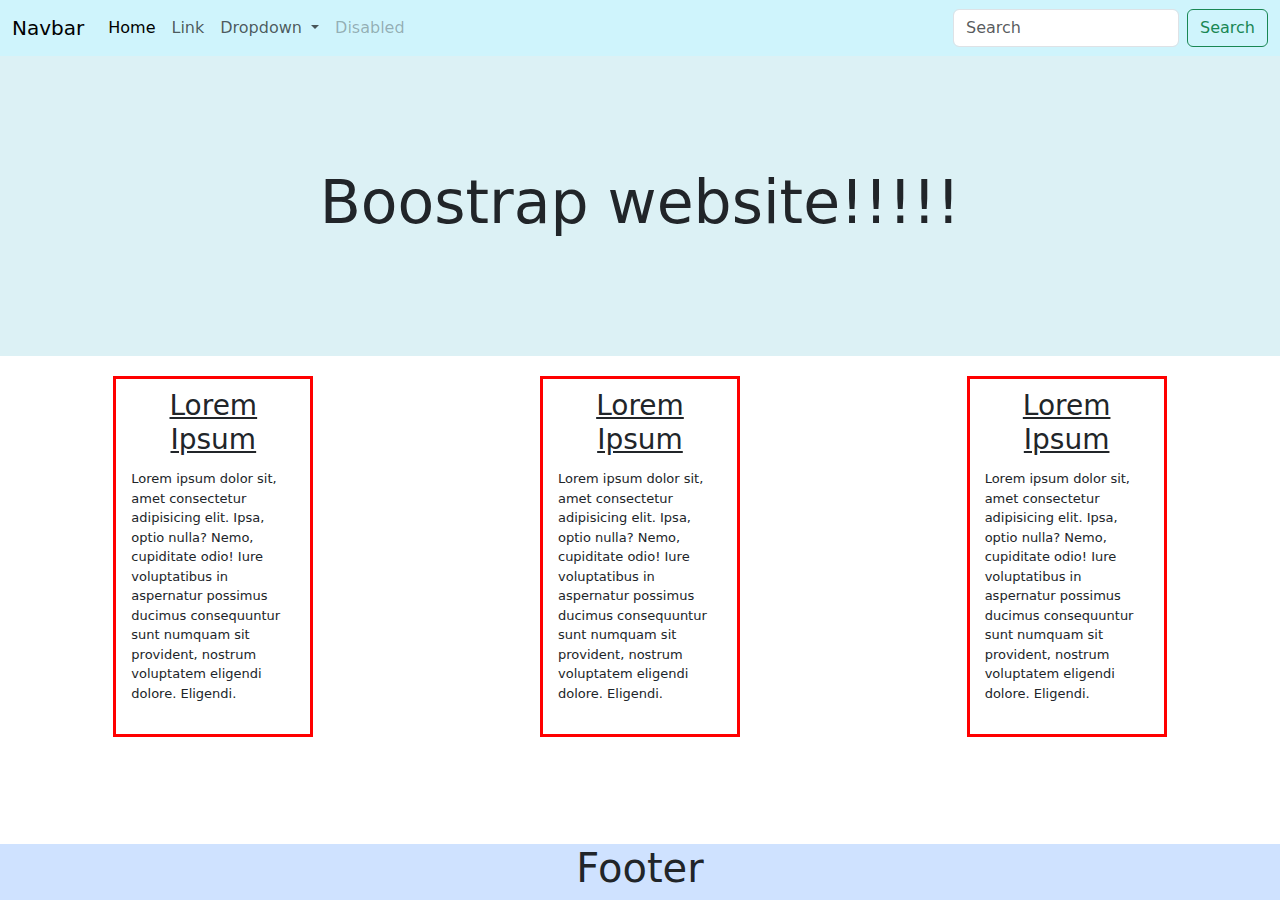
<file: boostrap website/index.html>
<!DOCTYPE html>
<html lang="en">

<head>
    <meta charset="UTF-8">
    <meta name="viewport" content="width=device-width, initial-scale=1.0">
    <title>Boostrap website</title>
    <link href="https://cdn.jsdelivr.net/npm/bootstrap@5.3.3/dist/css/bootstrap.min.css" rel="stylesheet"
        integrity="sha384-QWTKZyjpPEjISv5WaRU9OFeRpok6YctnYmDr5pNlyT2bRjXh0JMhjY6hW+ALEwIH" crossorigin="anonymous">
    <link rel="stylesheet" href="style.css">
</head>

<body>
    <nav class="navbar navbar-expand-lg bg-body-tertiary bg-info-subtle">
        <div class="container-fluid">
            <a class="navbar-brand" href="#">Navbar</a>
            <button class="navbar-toggler" type="button" data-bs-toggle="collapse"
                data-bs-target="#navbarSupportedContent" aria-controls="navbarSupportedContent" aria-expanded="false"
                aria-label="Toggle navigation">
                <span class="navbar-toggler-icon"></span>
            </button>
            <div class="collapse navbar-collapse" id="navbarSupportedContent">
                <ul class="navbar-nav me-auto mb-2 mb-lg-0">
                    <li class="nav-item">
                        <a class="nav-link active" aria-current="page" href="#">Home</a>
                    </li>
                    <li class="nav-item">
                        <a class="nav-link" href="#">Link</a>
                    </li>
                    <li class="nav-item dropdown">
                        <a class="nav-link dropdown-toggle" href="#" role="button" data-bs-toggle="dropdown"
                            aria-expanded="false">
                            Dropdown
                        </a>
                        <ul class="dropdown-menu">
                            <li><a class="dropdown-item" href="#">Action</a></li>
                            <li><a class="dropdown-item" href="#">Another action</a></li>
                            <li>
                                <hr class="dropdown-divider">
                            </li>
                            <li><a class="dropdown-item" href="#">Something else here</a></li>
                        </ul>
                    </li>
                    <li class="nav-item">
                        <a class="nav-link disabled" aria-disabled="true">Disabled</a>
                    </li>
                </ul>
                <form class="d-flex" role="search">
                    <input class="form-control me-2" type="search" placeholder="Search" aria-label="Search">
                    <button class="btn btn-outline-success" type="submit">Search</button>
                </form>
            </div>
        </div>
    </nav>
    <main>
        <section class ="section-header d-flex align-items-center justify-content-center text-center">
            <h1>Boostrap website!!!!!</h1>
        </section>
        <section>
            <div class="box">
                <h3><u>Lorem Ipsum</u></h3>
                <p>Lorem ipsum dolor sit, amet consectetur adipisicing elit. Ipsa, optio nulla? Nemo, cupiditate odio!
                    Iure
                    voluptatibus in aspernatur possimus ducimus consequuntur sunt numquam sit provident, nostrum
                    voluptatem
                    eligendi dolore. Eligendi.
                </p>
            </div>
            <div class="box">
                <h3><u>Lorem Ipsum</u></h3>
                <p>Lorem ipsum dolor sit, amet consectetur adipisicing elit. Ipsa, optio nulla? Nemo, cupiditate odio!
                    Iure
                    voluptatibus in aspernatur possimus ducimus consequuntur sunt numquam sit provident, nostrum
                    voluptatem
                    eligendi dolore. Eligendi.
                </p>
            </div>
            <div class="box">
                <h3><u>Lorem Ipsum</u></h3>
                <p>Lorem ipsum dolor sit, amet consectetur adipisicing elit. Ipsa, optio nulla? Nemo, cupiditate odio!
                    Iure
                    voluptatibus in aspernatur possimus ducimus consequuntur sunt numquam sit provident, nostrum
                    voluptatem
                    eligendi dolore. Eligendi.
                </p>
            </div>
        </section>
    </main>
    <footer class="bg-primary-subtle">
        <h1 class="d-flex justify-content-center">Footer</h1>
    </footer>
    <script src="https://cdn.jsdelivr.net/npm/bootstrap@5.3.3/dist/js/bootstrap.bundle.min.js" integrity="sha384-YvpcrYf0tY3lHB60NNkmXc5s9fDVZLESaAA55NDzOxhy9GkcIdslK1eN7N6jIeHz" crossorigin="anonymous"></script>
</body>

</html>
</file>
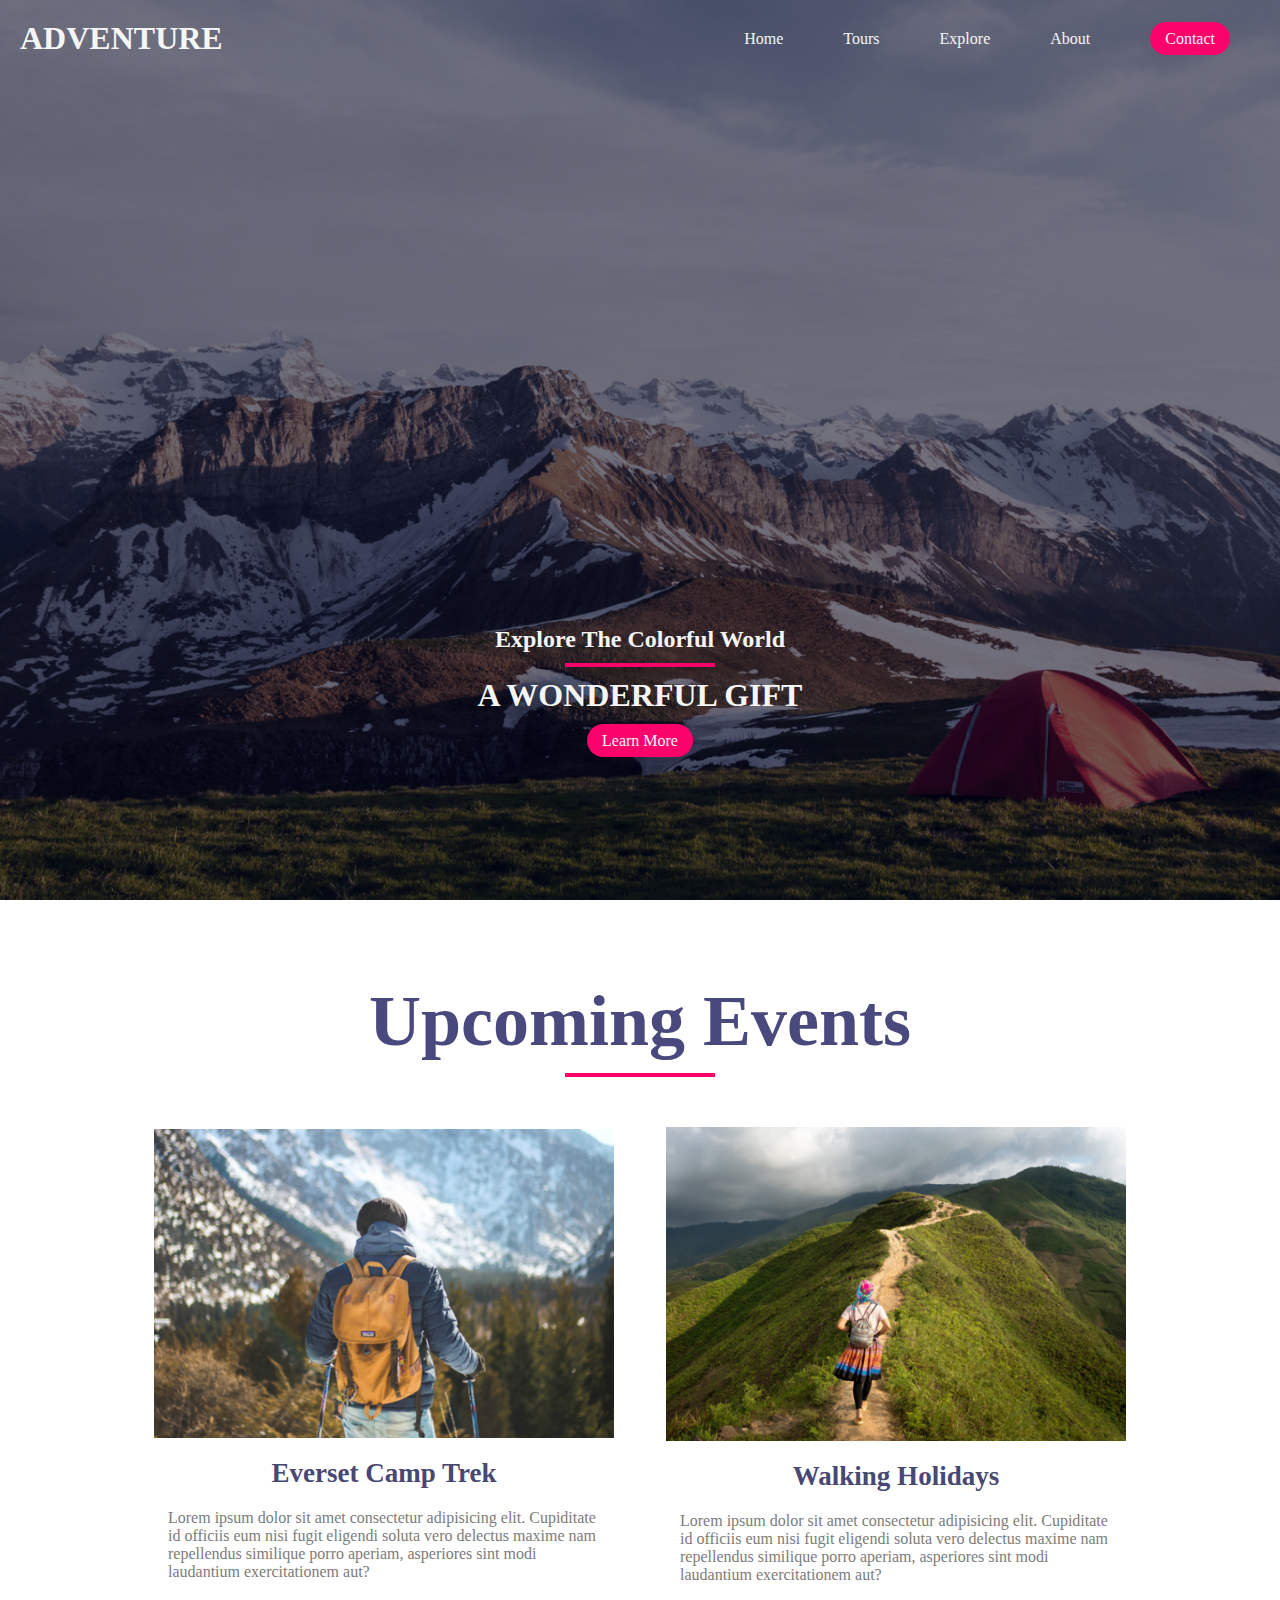
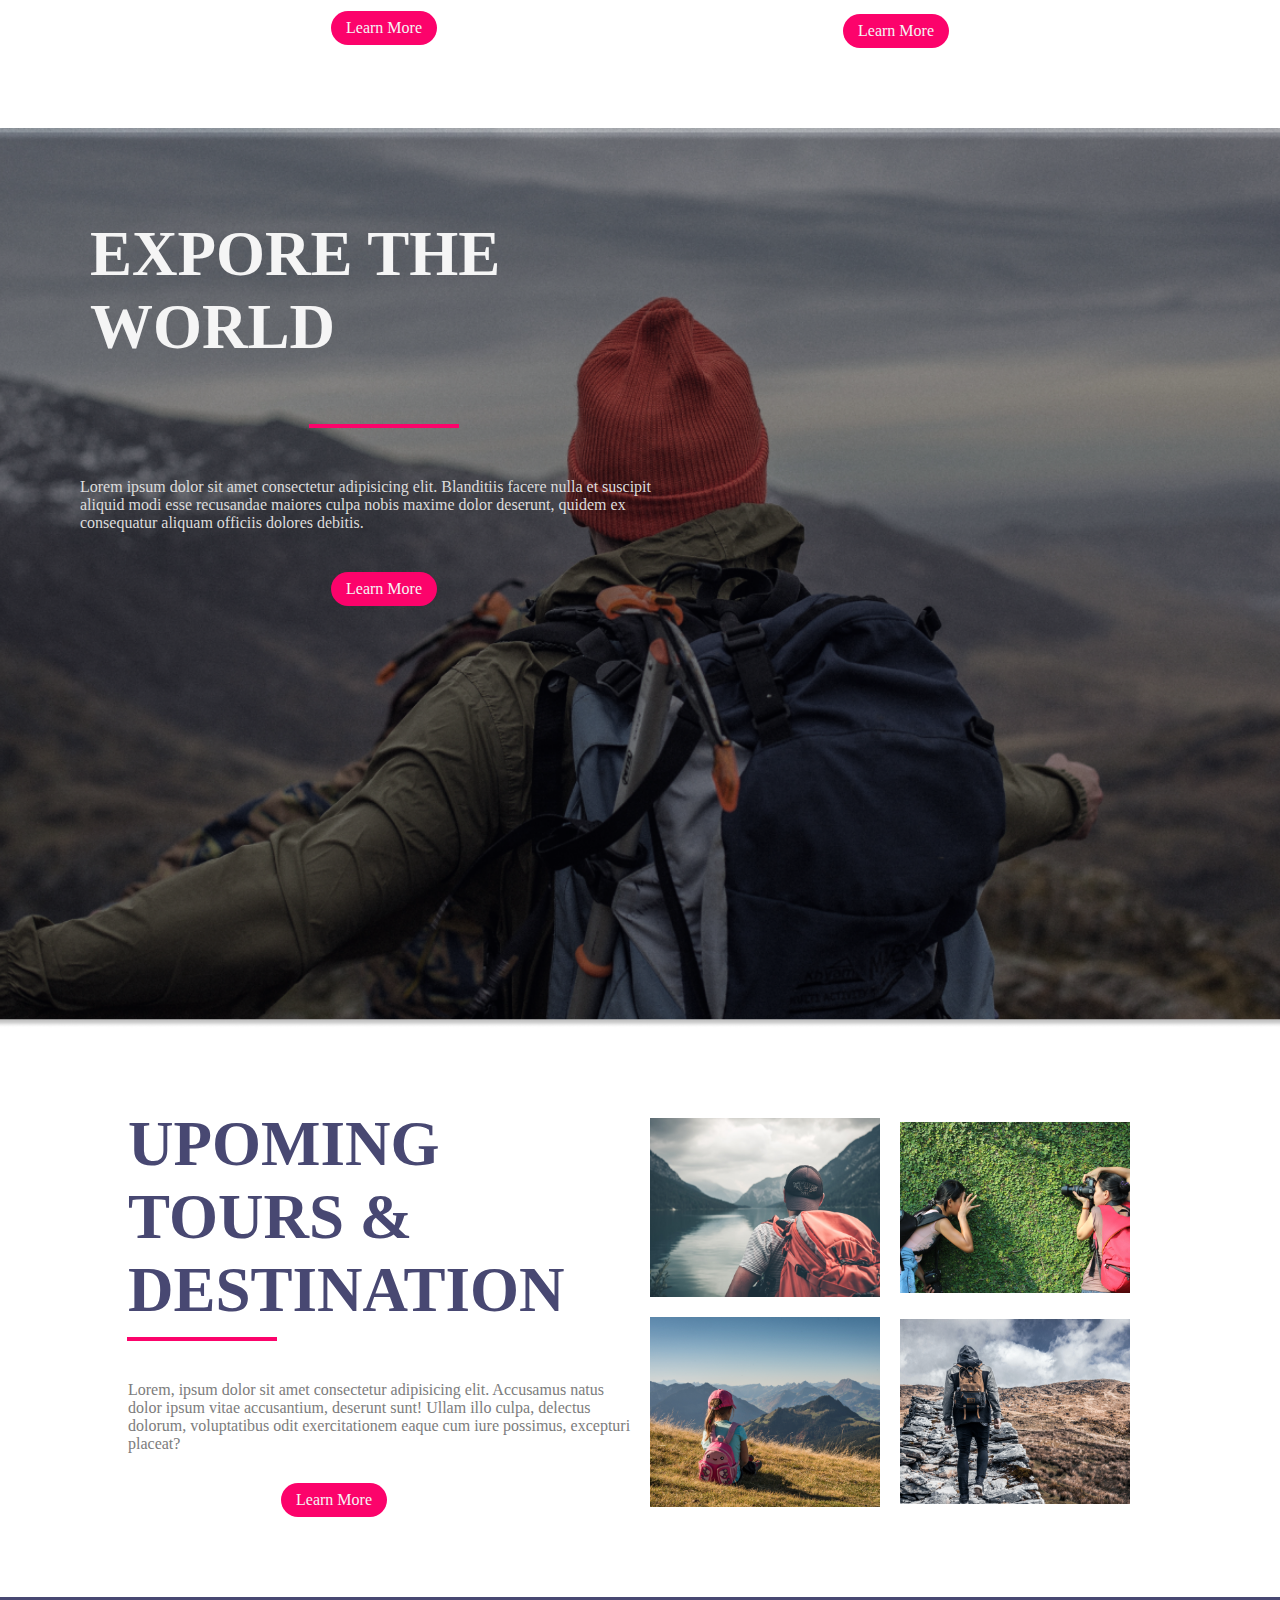
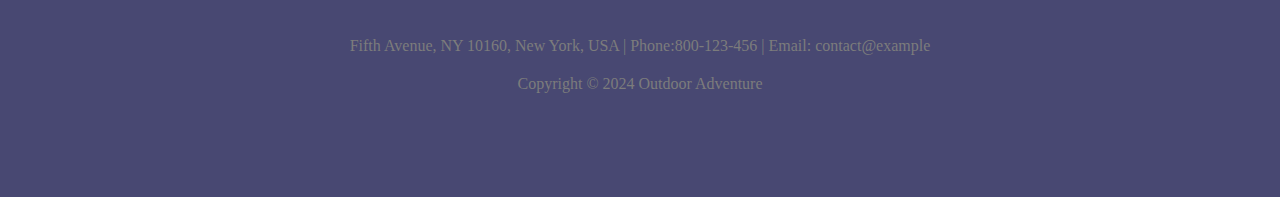
<file: Complete Responsive Website Using HTML CSS | Responsive web design tutorial-Gowtham Tirri/index.html>
<!DOCTYPE html>
<html lang="en">

<head>
    <meta charset="UTF-8">
    <meta name="viewport" content="width=device-width, initial-scale=1.0">
    <title>ADVENTURE</title>
    <link rel="stylesheet" href="style.css" type="text/css">
</head>

<body>
    <nav class="navbar">
        <h1 class="logo">ADVENTURE</h1>
        <ul class="nav-links">
            <li><a class="active" href="#"></a>Home</li>
            <li><a href="#"></a>Tours</li>
            <li><a href="#"></a>Explore</li>
            <li><a href="#"></a>About</li>
            <li><a class="ctn" href="#">Contact</a></li>
        </ul>
        <img src="images/menu-btn.png" alt="#" class="menu-btn">
    </nav>
    <header>
        <div class="header-content">
            <h2>Explore The Colorful World</h2>
            <div class="line"></div>
            <h1>A WONDERFUL GIFT</h1>
            <br>
            <a href="" class="ctn">Learn More</a>
        </div>
    </header>

    <!-- -- Events -- -->
    <section class="events">
        <div class="title">
            <h1>Upcoming Events</h1>
            <div class="line"></div>
        </div>
        <div class="row">
            <div class="col">
                <img src="./images/img1.png" alt="">
                <h4>Everset Camp Trek</h4>
                <p>Lorem ipsum dolor sit amet consectetur adipisicing elit. Cupiditate id officiis eum nisi fugit
                    eligendi soluta vero delectus maxime nam repellendus similique porro aperiam, asperiores sint modi
                    laudantium exercitationem aut?</p>
                <a class="ctn" href="#">Learn More</a>
            </div>
            <div class="col">
                <img src="./images/img2.png" alt="">
                <h4>Walking Holidays</h4>
                <p>Lorem ipsum dolor sit amet consectetur adipisicing elit. Cupiditate id officiis eum nisi fugit
                    eligendi soluta vero delectus maxime nam repellendus similique porro aperiam, asperiores sint modi
                    laudantium exercitationem aut?</p>
                <a class="ctn" href="#">Learn More</a>
            </div>
        </div>
    </section>

    <section class="explore">
        <div class="explore-content">
            <h1>EXPORE THE WORLD</h1>
            <div class="line"></div>
            <p>Lorem ipsum dolor sit amet consectetur adipisicing elit. Blanditiis facere nulla et suscipit aliquid modi
                esse recusandae maiores culpa nobis maxime dolor deserunt, quidem ex consequatur aliquam officiis
                dolores
                debitis.</p>
            <a class="ctn" href="#">Learn More</a>
        </div>
    </section>

    <section class="tours">
        <div class="row">
            <div class="col content-col">
                    <h1>UPOMING TOURS & DESTINATION</h1>
                    <div class="line"></div>
                    <p>Lorem, ipsum dolor sit amet consectetur adipisicing elit. Accusamus natus dolor ipsum vitae
                        accusantium, deserunt sunt! Ullam illo culpa, delectus dolorum, voluptatibus odit exercitationem
                        eaque cum iure possimus, excepturi placeat?</p>
                    <a class="ctn" href="#">Learn More</a>
            </div>
            <div class="col image-col">
                <div class="image-gallery">
                    <img src="./images/img3.png" alt="">
                    <img src="./images/img4.png" alt="">
                    <img src="./images/img5.png" alt="">
                    <img src="./images/img6.png" alt="">
                </div>
            </div>
        </div>
    </section>
    <div class="footer">
        <p>Fifth Avenue, NY 10160, New York, USA | Phone:800-123-456 | Email: contact@example </p>
        <p>Copyright © 2024 Outdoor Adventure</p>
    </div>
    <script src="script.js"></script>
</body>

</html>
</file>
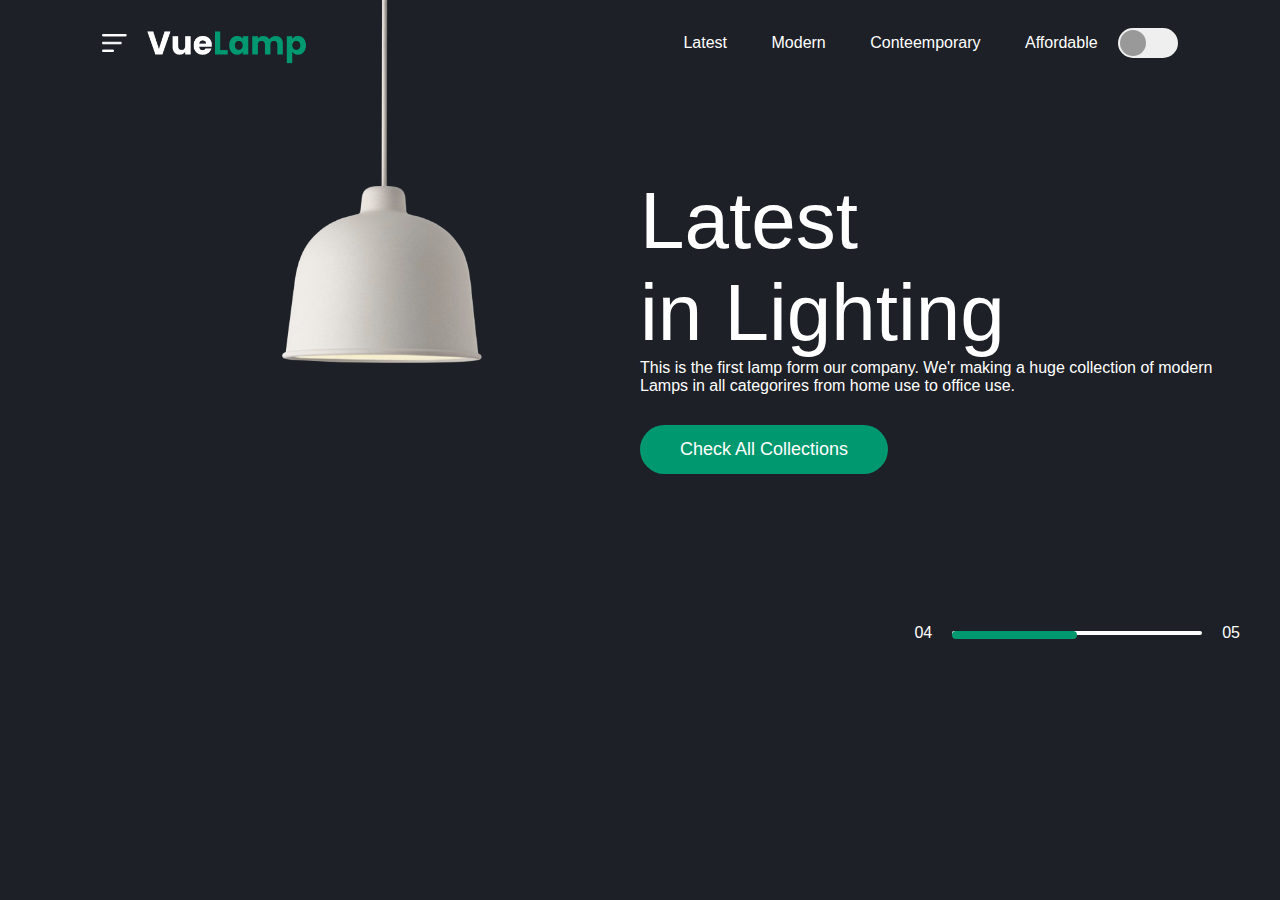
<file: How To Make A Modern Website Using HTML CSS & JavaScript | Website Header Design - Great Stack/index.html>
<!DOCTYPE html>
<html lang="en">
<head>
    <meta charset="UTF-8">
    <meta name="viewport" content="width=device-width, initial-scale=1.0">
    <title>Document</title>
    <link rel="stylesheet" href="style.css" type="text/css">
</head>
<body>
    <div class="hero">
        <nav>
            <img src="images/menu.png" class="menu-img">
            <img src="images/logo.png" class="logo">
            <ul>
                <li><a href="">Latest</a></li>
                <li><a href="">Modern</a></li>
                <li><a href="">Conteemporary</a></li>
                <li><a href="">Affordable</a></li>
            </ul>
            <button type="button" onclick="toggleBtn()" id="btn"><span></span></button>
        </nav>


        <div class="lamp-container">
            <img src="images/lamp.png" class="lamp">
            <img src="images/light.png" class="light" id="light">
        </div>


        <div class="text-container">
            <h1>Latest <br> in Lighting</h1>
            <p>This is the first lamp form our company. We'r making a huge collection of modern Lamps in all categorires from home use to office use.</p>
            <a href="">Check All Collections</a>
            <div class="control">
                <p>04</p>
                <div class="line"><span></span></div>
                <p>05</p>
            </div>
        </div>
    </div>
    <script>
        var btn = document.getElementById("btn");
        var light = document.getElementById("light");

        function toggleBtn(){
            btn.classList.toggle("active");
            light.classList.toggle("on");

        }

    </script>
</body>
</html>
</file>
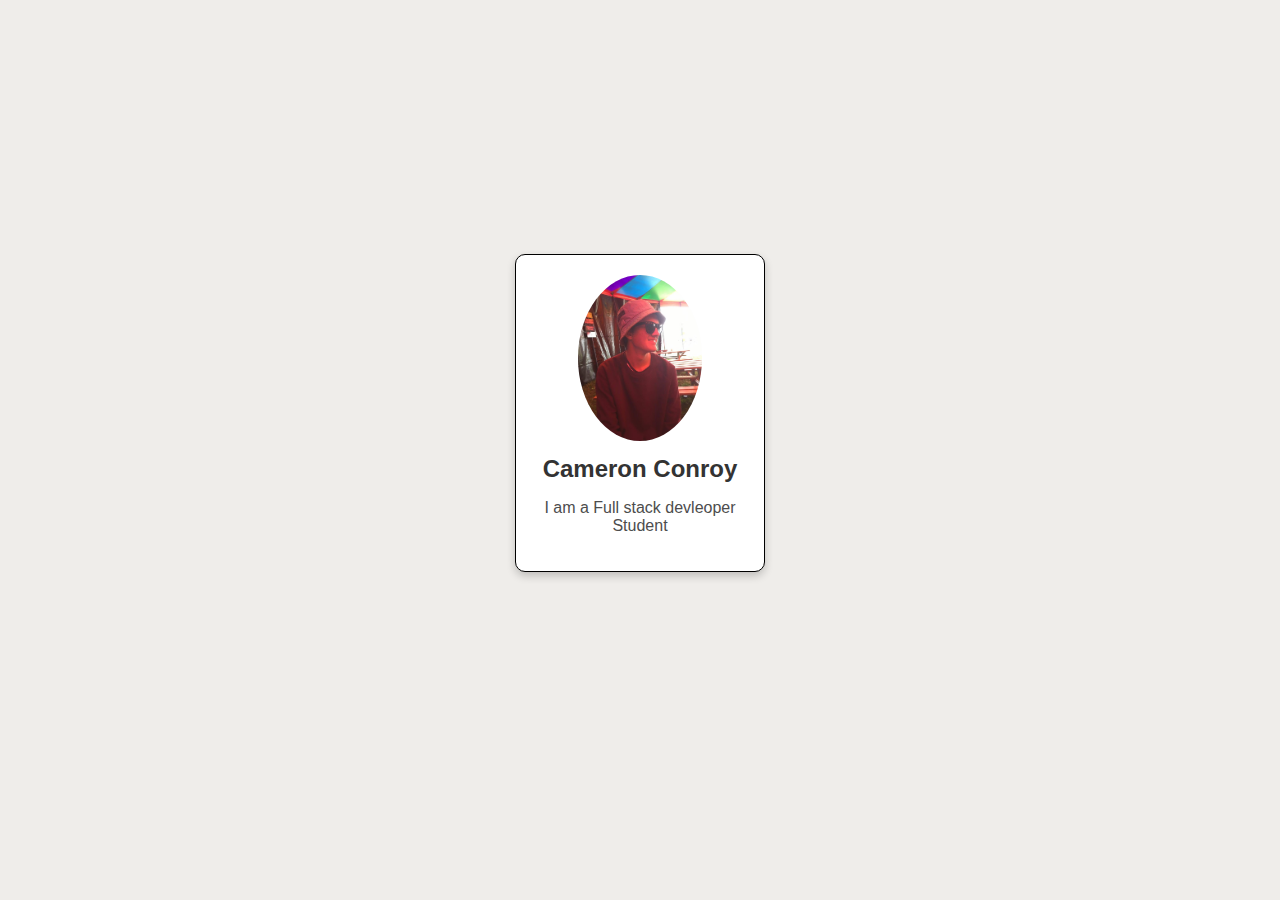
<file: Card/card.html>
<!DOCTYPE html>
<html lang="en">

<head>
    <meta charset="UTF-8">
    <meta name="viewport" content="width=device-width, initial-scale=1.0">
    <title>Card</title>
    <link rel="stylesheet" href="card.css">
</head>

<body>
    <div class="card">
        <img src="profile_pic.jpg" alt="profile picture" class="card-image">
        <h2 class="card-title">Cameron Conroy</h2>
        <p class="card-text">I am a Full stack devleoper Student</p>
    </div>
</body>

</html>
</file>
<file: boostrap website/style.css>
* {
    margin:0;
    padding:0;
    box-sizing: border-box;
}

body {
    display:flex;
    flex-direction: column;
    min-height: 100vh;
}
footer {
    margin-top: auto;
}

section {
    display:flex;
    justify-content: space-around;
    flex-direction:row;
}

.section-header{
    width:100%;
    background-color:rgb(220, 241, 245);
    height:300px;
    margin-bottom: 10px;

}

.section-header h1{
    font-size:60px;
}
.box{
    height:auto;
    width:200px;
    border:3px solid red;
    padding:10px;
    margin:10px 0;
}

.box h3{
    text-align: center;
}

.box p{
    font-size:13px;
    padding:5px;
}


/* Responsive layout - makes a one column layout instead of a two-column layout */
@media (max-width: 768px) {
    section {
      flex-direction: column;
      align-items: center;
    }
    .box{
        width:90%;
        margin: 10px;
    }
  }
</file>
<file: Complete Responsive Website Using HTML CSS | Responsive web design tutorial-Gowtham Tirri/style.css>
@import url('https://fonts.googleapis.com/css2?family=Poppins:ital,wght@0,100;0,200;0,300;0,400;0,500;0,600;0,700;0,800;0,900;1,100;1,200;1,300;1,400;1,500;1,600;1,700;1,800;1,900&display=swap');

* {
    margin: 0;
    padding: 0;
    box-sizing: border-box;
}

a {
    text-decoration: none;
}

ul {
    list-style: none;
}

.active {
    color: #fc036b;
    text-decoration: underline;
    font-weight: bold;
}

body,
html {
    overflow-x: hidden;
}

/* Navbar */

.navbar {
    position: absolute;
    top: 0;
    left: 0;
    display: flex;
    width: 100%;
    justify-content: space-between;
    padding: 20px;
    color: whitesmoke;
}

.nav-links {
    display: flex;
    align-items: center;
}

.nav-links li {
    margin: 0 30px;
}

header {
    width: 100vw;
    height: 100vh;
    background-image: url('images/header-bg.png');
    background-position: bottom;
    background-size: cover;
    display: flex;
    align-items: flex-end;
    justify-content: center;
}

.header-content {
    margin-bottom: 150px;
    color: whitesmoke;
    text-align: center;
}

header-content h1 {
    font-size: 4vmin;
}

.line {
    width: 150px;
    height: 4px;
    background: #fc036b;
    margin: 10px auto;
}

.heaer-content h1 {
    font-size: 7vmin;
    margin-top: 50px;
    margin-bottom: 50px;
}

.ctn {
    padding: 8px 15px;
    background: #fc036b;
    border-radius: 30px;
    color: whitesmoke;
}

.menu-btn {
    position: absolute;
    top: 30px;
    right: 30px;
    width: 40px;
    cursor: pointer;
    display: none;
}

section {
    width: 80%;
    margin: 80px auto;

}

.title {
    text-align: center;
    font-size: 4vmin;
    color: rgb(73, 73, 126)
}

.row {
    display: flex;
    align-items: center;
    width: 100%;
    justify-content: space-between;
}

.row .col {
    display: flex;
    flex-direction: column;
    align-items: center;

}

.row .col img {
    width: 90%;
}

.events .row {
    margin-top: 50px;

}

h4 {
    font-size: 3vmin;
    color: #484872;
    margin: 20px auto;
}

p {
    color: #7c7c7c;
    padding: 0px 40px;
}


.events .ctn {
    margin-top: 30px;
}

.explore {
    width: 100%;
    height: 100vh;
    background-image: url('./images/bg2.png');
    background-position: center;
    background-size: cover;
    background-repeat: no-repeat;
}

.explore-content {
    width: 60%;
    padding: 40px;
    color: whitesmoke;
    display: flex;
    align-items: center;
    flex-direction: column;

}

.explore-content h1 {
    font-size: 7vmin;
    margin: 50px;
}

.explore-content .line {
    margin-bottom: 50px;

}

.explore-content p {
    color: rgb(221, 221, 221);
}

.explore-content .ctn {
    margin-top: 40px;
}

.content-col {
    width: 40%;
}

.image-col {
    width: 60%;
}

.tours .row .col {
    width: 50%;
}

.tours .image-gallery {
    display: flex;
    flex-wrap: wrap;
    width:100%;
    align-items:center;
}

.image-gallery img {
    max-width: 230px;
    margin: 10px;
}
.content-col h1{
    font-size:7vmin;
    color:#484872;
}

.content-col .line{
    margin-left: -1px;
}

.content-col p{
    padding:0;
    margin:30px auto;
}
.content-col .ctn{
    margin-left:-100px;
}

.footer{
    width:100%;
    min-height:200px;
    padding:20px 80px;
    margin:0;
    background:#484872;
    text-align:center;
}

.footer p {
    color:whitenoise;
    margin:20px auto;
    padding: 20px auto;
}

@media only screen and (max-width:850px) {
    .menu-btn {
        display: block;
    }

    .navbar {
        padding: 0;
    }

    .logo {
        position: absolute;
        top: 30px;
        left: 30px;
    }

    .nav-links {
        flex-direction: column;
        width: 100%;
        height: 100vh;
        justify-content: center;
        background: #484872;
        margin-top: -900px;
        transition: all 0.5s ease;
    }

    .mobile-menu {
        margin-top: 0px;
        border-bottom-right-radius: 30%;
    }

    .nav-links li {
        margin: 30px auto;
    }

    .explore-content {
        width: 100%;
    }
    .row {
        flex-direction: column;
    }

    .row .col {
        margin:20px auto;
    }
    .col img{
        max-width:90%;
    }
    .tours{
        align-items:center;
    }
    .tours .col {
        width:100%;
    }
    .image-gallery {
        justify-content:center;
        align-items:center;
    }
    .image-gallery img{
        width: 90%;
    }
    .footer{
        padding:10px;
    }
}


/*Animations*/

img{
    transition: transform 0.3s ease;
}

img:hover{
    transform: scale(1.1);
}

.ctn:hover{
    background: whitesmoke;
    color:#fc036b;
    box-shadow:2px 2px 5px black;
}

li:hover {
    color: #fc036b;
}
</file>
<file: How To Make A Modern Website Using HTML CSS & JavaScript | Website Header Design - Great Stack/style.css>
*{
    margin:0;
    padding:0;
    font-family: 'poppins', sans-serif;
    box-sizing:border-box;
}


.hero{
    background: #1d2026;
    min-height:100vh;
    width:100%;
    color:#fff;
    position:relative;
}

nav{
    display:flex;
    align-items:center;
    padding:20px 8%;
}

nav .menu-img {
    width:25px;
    margin-right:20px;
    cursor: pointer;
}

nav .logo{
    width:160px;
    cursor: pointer;
}

nav, ul{
    flex:1;
    text-align:right;
}

nav ul li{
    display:inline-block;
    list-style: none;
    margin: 0 20px;
}

nav ul li a {
    text-decoration: none;
    color:#fff;
}

button {
    background:#efefef;
    height:30px;
    width:60px;
    border-radius:20px;
    border:0;
    outline:0;
    cursor:pointer;
    transition:background 0.5s;
}

button span{
    display:block;
    background:#999;
    height:26px;
    width:26px;
    border-radius:50%;
    margin-left:2px;
    transition: background 0.5s, margin-left 0.5s;
}

.lamp-container{
    position:absolute;
    top:-20px;
    left:22%;
    width:200px;
}

.lamp{
    width:100%;
}

.light{
    position: absolute;
    top:97%;
    left:50%;
    transform:translateX(-50%);
    width:700px;
    margin-left:-10px;
    opacity:0;
    transition: opacity 0.5s;
}

.text-container{
    max-width:600px;
    margin-top:7%;
    margin-left:50%;
}

.text-container h1 {
    font-size: 80px;
    font-weight: 400;
}

.text-container a{
    text-decoration:none;
    background: #00986f;
    padding:14px 40px;
    display:inline-block;
    color: #fff;
    font-size:18px;
    margin-top:30px;
    border-radius:30px;
}

.control{
    display:flex;
    align-items:center;
    justify-content:flex-end;
    margin-top:150px;
}

.control .line{
    width:250px;
    height:4px;
    background:#fff;
    margin: 0 20px;
    border-radius:2px;
}

.control .line span{
    width:50%;
    height:8px;
    border-radius:4px;
    background: #00986f;
    display:block;
}

.active{
    background:green;
}

.active span{
    background:#fff;
    margin-left:31px;
}

.on{
    opacity:1;
}
</file>
<file: Card/card.css>
* {
    box-sizing: border-box;
}

body {
    height: 90vh;
    display: flex;
    align-items: center;
    justify-content: center;
    background-color: light-dark(#efedea, #223a2c);
}

.card {
    background-color:white;
    border: 1px solid black;
    border-radius: 10px;
    box-shadow: 5px 5px 5px hsla(0, 0%, 0%, 0.1);
    padding: 20px;
    margin: 10px;
    text-align: center;
    max-width: 250px;
    display: inline-block;
    box-shadow: 0 4px 8px 0 rgba(0,0,0,0.2);
    transition: 0.3s;
}

.card:hover {
    box-shadow: 0 8px 16px 0 rgba(0,0,0,0.2);
}

.card .card-image {
    width: 60%;
    height: auto;
    border-radius: 50%;
    margin-bottom: 10px;
}

.card .card-title {
    font-family: Arial, sans-serif;
    margin: 0;
    color: hsl(0, 0%, 20%);
}

.card .card-text {
    font-family: Arial, sans-serif;
    color: hsl(0, 0%, 30%);
}
</file>
